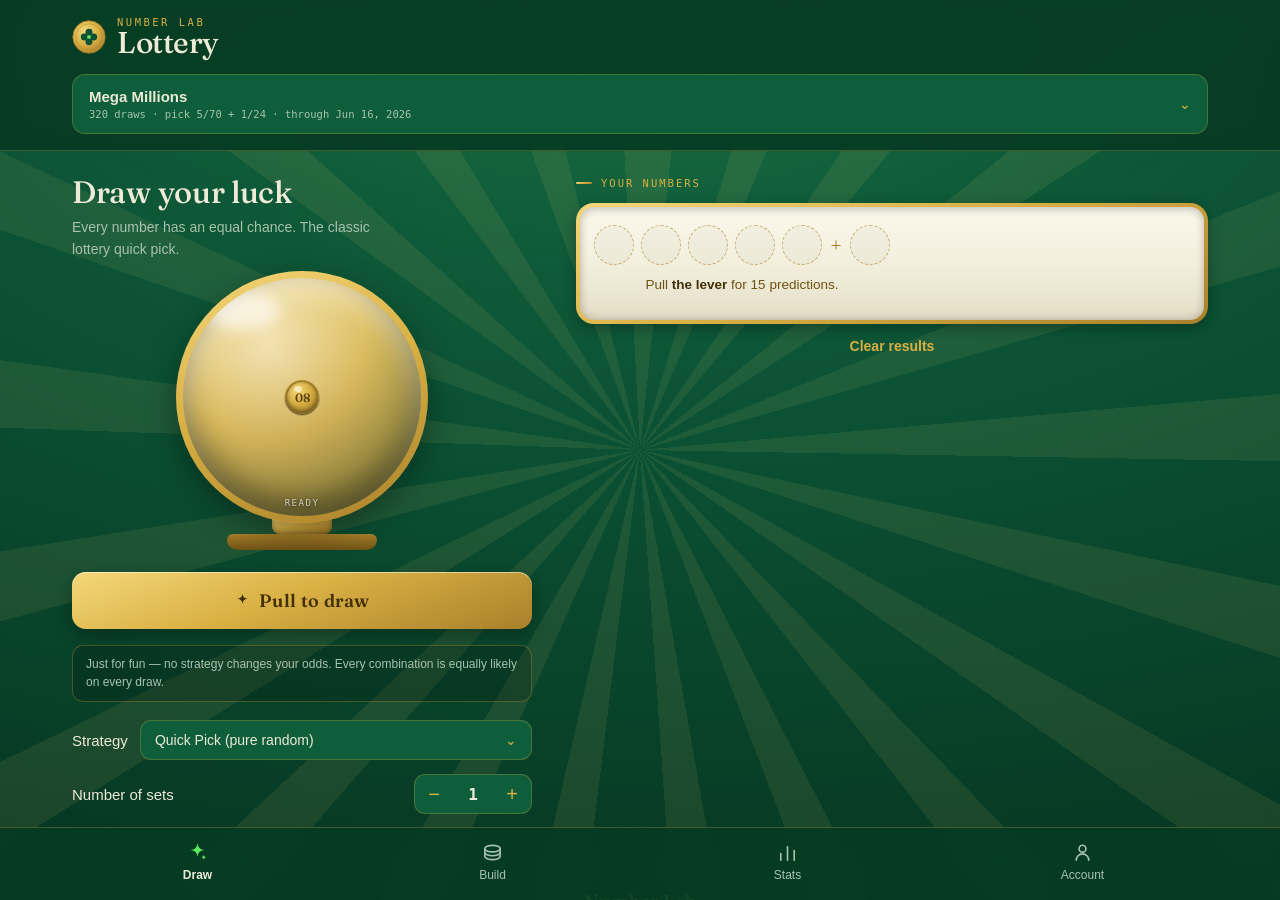
<file: index.html>
<!DOCTYPE html>
<html lang="en">
  <head>
    <!-- Google tag (gtag.js) -->
    <script async src="https://www.googletagmanager.com/gtag/js?id=G-6CYKFJFLZ0"></script>
    <script>
      window.dataLayer = window.dataLayer || [];
      function gtag(){dataLayer.push(arguments);}
      gtag('js', new Date());

      gtag('config', 'G-6CYKFJFLZ0');
    </script>
    <meta charset="UTF-8" />
    <meta
      name="viewport"
      content="width=device-width, initial-scale=1.0, viewport-fit=cover"
    />

    <title>Georgia Lottery Number Generator (Mega Millions) | Number Lab</title>
    <meta
      name="description"
      content="Free Georgia Mega Millions number generator. Pull the lever for a quick pick or smart set, then reveal Number Lab's 15 model predictions. Based on real past winning numbers."
    />
    <meta
      name="keywords"
      content="Georgia Lottery, Mega Millions, lottery number generator, quick pick, lucky numbers, predictions"
    />
    <meta name="robots" content="index, follow, max-image-preview:large" />
    <meta name="author" content="Number Lab" />
    <link rel="canonical" href="https://lottery.artivicolab.com/" />

    <meta name="geo.region" content="US-GA" />
    <meta name="geo.placename" content="Georgia" />

    <meta property="og:type" content="website" />
    <meta property="og:site_name" content="Number Lab" />
    <meta property="og:title" content="Georgia Lottery Number Generator (Mega Millions)" />
    <meta
      property="og:description"
      content="Pull the lever for a Georgia Mega Millions quick pick, then reveal Number Lab's 15 model predictions."
    />
    <meta property="og:locale" content="en_US" />
    <meta property="og:url" content="https://lottery.artivicolab.com/" />
    <meta property="og:image" content="https://lottery.artivicolab.com/og-image.png" />
    <meta property="og:image:width" content="1200" />
    <meta property="og:image:height" content="630" />
    <meta property="og:image:alt" content="Number Lab — Georgia Lottery number generator" />

    <meta name="twitter:card" content="summary_large_image" />
    <meta name="twitter:title" content="Georgia Lottery Number Generator (Mega Millions)" />
    <meta
      name="twitter:description"
      content="Quick-pick Georgia Mega Millions numbers, then reveal Number Lab's 15 predictions."
    />
    <meta name="twitter:image" content="https://lottery.artivicolab.com/og-image.png" />

    <meta name="apple-mobile-web-app-capable" content="yes" />
    <meta name="apple-mobile-web-app-title" content="Number Lab" />
    <meta name="theme-color" content="#073A24" />

    <link rel="preconnect" href="https://fonts.googleapis.com" />
    <link rel="preconnect" href="https://fonts.gstatic.com" crossorigin />
    <link
      href="https://fonts.googleapis.com/css2?family=Fraunces:opsz,wght@9..144,400;9..144,500;9..144,600&display=swap"
      rel="stylesheet"
    />
    <link rel="stylesheet" href="styles.css" />

    <link rel="manifest" href="/manifest.json" />
    <link rel="shortcut icon" href="/favicon.ico" />
    <link rel="icon" type="image/png" sizes="32x32" href="/favicon-32x32.png" />
    <link rel="icon" type="image/png" sizes="96x96" href="/favicon-96x96.png" />
    <link rel="icon" type="image/png" sizes="16x16" href="/favicon-16x16.png" />
    <link rel="apple-touch-icon" sizes="180x180" href="/apple-icon-180x180.png" />
    <link rel="apple-touch-icon" sizes="152x152" href="/apple-icon-152x152.png" />
    <link rel="apple-touch-icon" sizes="120x120" href="/apple-icon-120x120.png" />
    <meta name="msapplication-TileColor" content="#073A24" />
    <meta name="msapplication-TileImage" content="/ms-icon-144x144.png" />

    <script type="application/ld+json">
      {
        "@context": "https://schema.org",
        "@type": "WebApplication",
        "name": "Number Lab — Georgia Lottery Number Generator",
        "url": "https://lottery.artivicolab.com/",
        "image": "https://lottery.artivicolab.com/og-image.png",
        "applicationCategory": "UtilitiesApplication",
        "operatingSystem": "Any (web browser)",
        "browserRequirements": "Requires JavaScript",
        "description": "Free Georgia Lottery number generator and Mega Millions statistics tool.",
        "inLanguage": "en-US",
        "datePublished": "2026-06-18",
        "dateModified": "2026-06-19",
        "isAccessibleForFree": true,
        "offers": { "@type": "Offer", "price": "0", "priceCurrency": "USD" },
        "publisher": {
          "@type": "Organization",
          "name": "Artivico Lab",
          "url": "https://artivicolab.com"
        }
      }
    </script>
  </head>
  <body>
    <div class="app">
      <header class="topbar">
        <div class="topbar-inner">
          <a class="brand" href="/">
            <svg class="brand-logo" viewBox="0 0 40 40" aria-hidden="true">
              <defs>
                <radialGradient id="cg" cx="38%" cy="32%" r="75%">
                  <stop offset="0%" stop-color="#F4D77A" />
                  <stop offset="55%" stop-color="#D9B043" />
                  <stop offset="100%" stop-color="#A9802A" />
                </radialGradient>
              </defs>
              <circle cx="20" cy="20" r="19" fill="url(#cg)" stroke="#A9802A" stroke-width="1" />
              <circle cx="20" cy="20" r="15.5" fill="none" stroke="#A9802A" stroke-width="0.8" opacity="0.6" />
              <g fill="#0B5234">
                <circle cx="20" cy="14.5" r="4.1" />
                <circle cx="14.5" cy="20" r="4.1" />
                <circle cx="25.5" cy="20" r="4.1" />
                <circle cx="20" cy="25.5" r="4.1" />
                <rect x="19.2" y="20" width="1.6" height="7" rx="0.8" transform="rotate(-20 20 23)" />
              </g>
              <circle cx="20" cy="20" r="2.2" fill="#5DE85F" opacity="0.9" />
            </svg>
            <div>
              <div class="brand-eyebrow">NUMBER LAB</div>
              <span class="brand-title">Lottery</span>
            </div>
          </a>

          <div class="game-card">
            <div class="game-card-text">
              <select id="game" class="game-select" aria-label="Select lottery game"></select>
              <div id="gameInfo" class="game-sub"></div>
            </div>
            <span class="chev" aria-hidden="true">⌄</span>
          </div>
        </div>
      </header>

      <main class="scroll">
        <p class="sr-only">
          Number Lab is a free Georgia Lottery number generator. Pull the lever
          for a Mega Millions quick pick, choose a strategy, and reveal Number
          Lab's 15 model predictions based on real past winning numbers.
        </p>

        <section class="view" data-view="generate">
          <div class="draw-grid">
            <div class="draw-left">
              <h1 class="title">Draw your luck</h1>
              <p class="lede" id="strategyDesc"></p>

              <div class="machine" id="machine">
                <div class="globe-wrap">
                  <div class="globe-ring"></div>
                  <div class="globe">
                    <div class="globe-balls" id="globeBalls"></div>
                    <div class="globe-glare"></div>
                  </div>
                  <div class="globe-status" id="machineStatus">READY</div>
                </div>
                <div class="machine-neck"></div>
                <div class="machine-base"></div>
              </div>

              <button id="generate" class="lever">
                <svg viewBox="0 0 24 24" aria-hidden="true">
                  <path d="M12 2c.6 4.8 2.6 6.8 7.4 7.4C14.6 10 12.6 12 12 16.8 11.4 12 9.4 10 4.6 9.4 9.4 8.8 11.4 6.8 12 2Z" />
                </svg>
                <span class="lever-label">Pull to draw</span>
              </button>

              <p class="fairness-note" role="note">
                Just for fun — no strategy changes your odds. Every combination
                is equally likely on every draw.
              </p>

              <div class="options">
                <div class="row-between">
                  <span class="row-label" id="strategyLabel">Strategy</span>
                  <div class="select-field">
                    <select id="strategy" aria-labelledby="strategyLabel"></select>
                    <span class="chev" aria-hidden="true">⌄</span>
                  </div>
                </div>
                <div class="row-between">
                  <span class="row-label">Number of sets</span>
                  <div class="stepper">
                    <button type="button" class="stepper-btn" data-step="-1" aria-label="Fewer sets">−</button>
                    <span class="stepper-value" id="setsValue" role="status" aria-live="polite" aria-label="Number of sets">1</span>
                    <button type="button" class="stepper-btn" data-step="1" aria-label="More sets">+</button>
                    <input type="hidden" id="sets" value="1" />
                  </div>
                </div>
              </div>
            </div>

            <div class="draw-right">
              <div class="rule"></div>
              <div class="eyebrow">Your numbers</div>
              <div class="reel">
                <div class="reel-inner">
                  <div id="results" class="results"></div>
                  <div id="resultsMeta" class="results-meta"></div>
                </div>
              </div>
              <button id="clear" class="text-btn center">Clear results</button>

              <div id="ourReveal" class="our-reveal" hidden>
                <button id="ourStar" class="our-star" aria-expanded="false" aria-controls="ourPredictions">
                  <span class="star-glyph" aria-hidden="true">
                    <svg viewBox="0 0 24 24">
                      <path d="M12 2.2l2.9 6.26 6.86.72-5.12 4.6 1.43 6.74L12 17.7l-6 3.62 1.43-6.74L2.3 9.18l6.86-.72z" />
                    </svg>
                  </span>
                  <span class="our-star-label" id="ourStarLabel">
                    Reveal Number Lab's 15 predictions
                  </span>
                </button>
                <div id="ourPredictions" class="our-predictions" hidden></div>
              </div>
            </div>
          </div>
        </section>

        <footer class="site-footer">
          <div class="footer-brand">Number Lab</div>
          <p class="footer-text">
            For entertainment only. Past results never influence future draws —
            every number has the same odds every time, and no strategy or
            prediction can change them. Play responsibly. You must be of legal
            age to play the lottery.
          </p>
          <p class="footer-text">
            Independent project — not affiliated with, endorsed by, or sponsored
            by the Georgia Lottery Corporation or Mega Millions. Winning numbers
            are sourced from public records and may be delayed; always confirm
            with official sources before claiming any prize.
          </p>
          <p class="footer-text footer-help">
            Have a gambling problem? Call
            <a href="tel:18004262537">1-800-GAMBLER</a> (confidential, 24/7).
          </p>
          <p class="footer-contact">
            <a href="mailto:artivicolab@gmail.com">Contact</a>
          </p>
          <p class="footer-built">
            Built by
            <a href="https://artivicolab.com" target="_blank" rel="noopener">artivicolab.com</a>
          </p>
          <p class="footer-copy">
            © <span id="footerYear">2026</span> Number Lab · Georgia Lottery tools
          </p>
        </footer>
      </main>

      <button id="navHandle" class="nav-handle" aria-label="Show or hide the header">
        <svg class="nav-handle-glyph" viewBox="0 0 24 24" aria-hidden="true">
          <path d="M6 9l6 6 6-6" />
        </svg>
      </button>
      <nav class="tab-bar" aria-label="Primary">
        <div class="tab-bar-inner">
          <a class="tab active" data-target="generate" href="/" aria-current="page">
            <svg class="tab-glyph" viewBox="0 0 24 24" aria-hidden="true"><path d="M12 2c.6 4.8 2.6 6.8 7.4 7.4C14.6 10 12.6 12 12 16.8 11.4 12 9.4 10 4.6 9.4 9.4 8.8 11.4 6.8 12 2Z" /><path d="M18.5 14c.25 1.9 1 2.65 2.9 2.9-1.9.25-2.65 1-2.9 2.9-.25-1.9-1-2.65-2.9-2.9 1.9-.25 2.65-1 2.9-2.9Z" /></svg>
            <span class="tab-label">Draw</span>
          </a>
          <a class="tab" data-target="build" href="/build.html">
            <svg class="tab-glyph stroke" viewBox="0 0 24 24" aria-hidden="true"><ellipse cx="12" cy="8" rx="8" ry="3.4" /><path d="M4 8v4c0 1.9 3.6 3.4 8 3.4s8-1.5 8-3.4V8" /><path d="M4 12v4c0 1.9 3.6 3.4 8 3.4s8-1.5 8-3.4v-4" /></svg>
            <span class="tab-label">Build</span>
          </a>
          <a class="tab" data-target="stats" href="/stats.html">
            <svg class="tab-glyph stroke tab-stats" viewBox="0 0 24 24" aria-hidden="true"><line class="bar bar1" x1="5" y1="20" x2="5" y2="13" /><line class="bar bar2" x1="12" y1="20" x2="12" y2="6" /><line class="bar bar3" x1="19" y1="20" x2="19" y2="10" /></svg>
            <span class="tab-label">Stats</span>
          </a>
          <a class="tab" data-target="account" href="/account.html">
            <svg class="tab-glyph stroke" viewBox="0 0 24 24" aria-hidden="true"><circle cx="12" cy="8" r="3.6" /><path d="M5.5 20a6.5 6.5 0 0 1 13 0" /></svg>
            <span class="tab-label">Account</span>
          </a>
        </div>
      </nav>
    </div>

    <script src="data.js"></script>
    <script src="app.js"></script>
  </body>
</html>
</file>
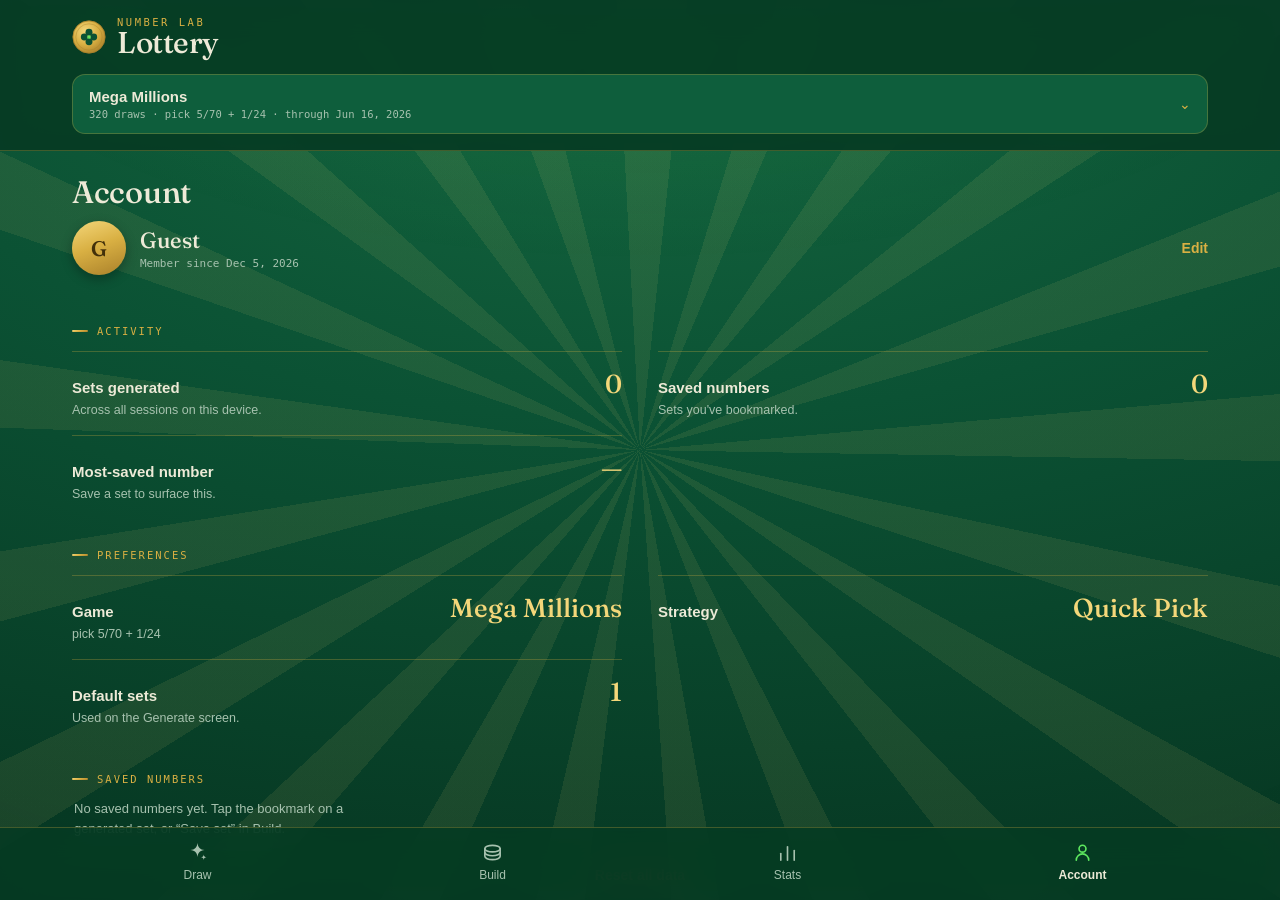
<file: account.html>
<!DOCTYPE html>
<html lang="en">
  <head>
    <!-- Google tag (gtag.js) -->
    <script async src="https://www.googletagmanager.com/gtag/js?id=G-6CYKFJFLZ0"></script>
    <script>
      window.dataLayer = window.dataLayer || [];
      function gtag(){dataLayer.push(arguments);}
      gtag('js', new Date());

      gtag('config', 'G-6CYKFJFLZ0');
    </script>
    <meta charset="UTF-8" />
    <meta
      name="viewport"
      content="width=device-width, initial-scale=1.0, viewport-fit=cover"
    />

    <title>Your Saved Numbers — Account | Number Lab</title>
    <meta
      name="description"
      content="Your saved Georgia Mega Millions sets, preferences and activity — stored privately on your device."
    />
    <meta name="robots" content="noindex, follow" />
    <meta name="author" content="Number Lab" />
    <link rel="canonical" href="https://lottery.artivicolab.com/account.html" />

    <meta property="og:type" content="website" />
    <meta property="og:site_name" content="Number Lab" />
    <meta property="og:title" content="Your Saved Numbers — Account" />
    <meta property="og:description" content="Your saved lottery sets and preferences, stored on your device." />
    <meta property="og:locale" content="en_US" />
    <meta property="og:url" content="https://lottery.artivicolab.com/account.html" />
    <meta property="og:image" content="https://lottery.artivicolab.com/og-image.png" />

    <meta name="apple-mobile-web-app-capable" content="yes" />
    <meta name="apple-mobile-web-app-title" content="Number Lab" />
    <meta name="theme-color" content="#073A24" />

    <link rel="preconnect" href="https://fonts.googleapis.com" />
    <link rel="preconnect" href="https://fonts.gstatic.com" crossorigin />
    <link
      href="https://fonts.googleapis.com/css2?family=Fraunces:opsz,wght@9..144,400;9..144,500;9..144,600&display=swap"
      rel="stylesheet"
    />
    <link rel="stylesheet" href="styles.css" />

    <link rel="manifest" href="/manifest.json" />
    <link rel="shortcut icon" href="/favicon.ico" />
    <link rel="icon" type="image/png" sizes="32x32" href="/favicon-32x32.png" />
    <link rel="icon" type="image/png" sizes="96x96" href="/favicon-96x96.png" />
    <link rel="icon" type="image/png" sizes="16x16" href="/favicon-16x16.png" />
    <link rel="apple-touch-icon" sizes="180x180" href="/apple-icon-180x180.png" />
    <link rel="apple-touch-icon" sizes="152x152" href="/apple-icon-152x152.png" />
    <link rel="apple-touch-icon" sizes="120x120" href="/apple-icon-120x120.png" />
    <meta name="msapplication-TileColor" content="#073A24" />
    <meta name="msapplication-TileImage" content="/ms-icon-144x144.png" />
  </head>
  <body>
    <div class="app">
      <header class="topbar">
        <div class="topbar-inner">
          <a class="brand" href="/">
            <svg class="brand-logo" viewBox="0 0 40 40" aria-hidden="true">
              <defs>
                <radialGradient id="cg" cx="38%" cy="32%" r="75%">
                  <stop offset="0%" stop-color="#F4D77A" />
                  <stop offset="55%" stop-color="#D9B043" />
                  <stop offset="100%" stop-color="#A9802A" />
                </radialGradient>
              </defs>
              <circle cx="20" cy="20" r="19" fill="url(#cg)" stroke="#A9802A" stroke-width="1" />
              <circle cx="20" cy="20" r="15.5" fill="none" stroke="#A9802A" stroke-width="0.8" opacity="0.6" />
              <g fill="#0B5234">
                <circle cx="20" cy="14.5" r="4.1" />
                <circle cx="14.5" cy="20" r="4.1" />
                <circle cx="25.5" cy="20" r="4.1" />
                <circle cx="20" cy="25.5" r="4.1" />
                <rect x="19.2" y="20" width="1.6" height="7" rx="0.8" transform="rotate(-20 20 23)" />
              </g>
              <circle cx="20" cy="20" r="2.2" fill="#5DE85F" opacity="0.9" />
            </svg>
            <div>
              <div class="brand-eyebrow">NUMBER LAB</div>
              <span class="brand-title">Lottery</span>
            </div>
          </a>

          <div class="game-card">
            <div class="game-card-text">
              <select id="game" class="game-select" aria-label="Select lottery game"></select>
              <div id="gameInfo" class="game-sub"></div>
            </div>
            <span class="chev" aria-hidden="true">⌄</span>
          </div>
        </div>
      </header>

      <main class="scroll">
        <section class="view" data-view="account">
          <h1 class="title">Account</h1>

          <div class="profile">
            <div class="avatar" id="avatar">G</div>
            <div class="profile-text">
              <div class="profile-name" id="profileName">Guest</div>
              <div class="profile-sub" id="profileSince"></div>
            </div>
            <button id="editName" class="text-btn">Edit</button>
          </div>

          <div class="eyebrow stats-eyebrow">Activity</div>
          <div id="accountFigures"></div>

          <div class="eyebrow stats-eyebrow">Preferences</div>
          <div id="accountPrefs"></div>

          <div class="eyebrow stats-eyebrow">Saved numbers</div>
          <div id="savedList" class="saved-list"></div>

          <button id="resetData" class="text-btn center danger">
            Reset all data
          </button>
        </section>

        <footer class="site-footer">
          <div class="footer-brand">Number Lab</div>
          <p class="footer-text">
            For entertainment only. Past results never influence future draws —
            every number has the same odds every time, and no strategy or
            prediction can change them. Play responsibly. You must be of legal
            age to play the lottery.
          </p>
          <p class="footer-text">
            Independent project — not affiliated with, endorsed by, or sponsored
            by the Georgia Lottery Corporation or Mega Millions. Winning numbers
            are sourced from public records and may be delayed; always confirm
            with official sources before claiming any prize.
          </p>
          <p class="footer-text footer-help">
            Have a gambling problem? Call
            <a href="tel:18004262537">1-800-GAMBLER</a> (confidential, 24/7).
          </p>
          <p class="footer-contact">
            <a href="mailto:artivicolab@gmail.com">Contact</a>
          </p>
          <p class="footer-built">
            Built by
            <a href="https://artivicolab.com" target="_blank" rel="noopener">artivicolab.com</a>
          </p>
          <p class="footer-copy">
            © <span id="footerYear">2026</span> Number Lab · Georgia Lottery tools
          </p>
        </footer>
      </main>

      <button id="navHandle" class="nav-handle" aria-label="Show or hide the header">
        <svg class="nav-handle-glyph" viewBox="0 0 24 24" aria-hidden="true">
          <path d="M6 9l6 6 6-6" />
        </svg>
      </button>
      <nav class="tab-bar" aria-label="Primary">
        <div class="tab-bar-inner">
          <a class="tab" data-target="generate" href="/">
            <svg class="tab-glyph" viewBox="0 0 24 24" aria-hidden="true"><path d="M12 2c.6 4.8 2.6 6.8 7.4 7.4C14.6 10 12.6 12 12 16.8 11.4 12 9.4 10 4.6 9.4 9.4 8.8 11.4 6.8 12 2Z" /><path d="M18.5 14c.25 1.9 1 2.65 2.9 2.9-1.9.25-2.65 1-2.9 2.9-.25-1.9-1-2.65-2.9-2.9 1.9-.25 2.65-1 2.9-2.9Z" /></svg>
            <span class="tab-label">Draw</span>
          </a>
          <a class="tab" data-target="build" href="/build.html">
            <svg class="tab-glyph stroke" viewBox="0 0 24 24" aria-hidden="true"><ellipse cx="12" cy="8" rx="8" ry="3.4" /><path d="M4 8v4c0 1.9 3.6 3.4 8 3.4s8-1.5 8-3.4V8" /><path d="M4 12v4c0 1.9 3.6 3.4 8 3.4s8-1.5 8-3.4v-4" /></svg>
            <span class="tab-label">Build</span>
          </a>
          <a class="tab" data-target="stats" href="/stats.html">
            <svg class="tab-glyph stroke tab-stats" viewBox="0 0 24 24" aria-hidden="true"><line class="bar bar1" x1="5" y1="20" x2="5" y2="13" /><line class="bar bar2" x1="12" y1="20" x2="12" y2="6" /><line class="bar bar3" x1="19" y1="20" x2="19" y2="10" /></svg>
            <span class="tab-label">Stats</span>
          </a>
          <a class="tab active" data-target="account" href="/account.html" aria-current="page">
            <svg class="tab-glyph stroke" viewBox="0 0 24 24" aria-hidden="true"><circle cx="12" cy="8" r="3.6" /><path d="M5.5 20a6.5 6.5 0 0 1 13 0" /></svg>
            <span class="tab-label">Account</span>
          </a>
        </div>
      </nav>
    </div>

    <script src="data.js"></script>
    <script src="app.js"></script>
  </body>
</html>
</file>
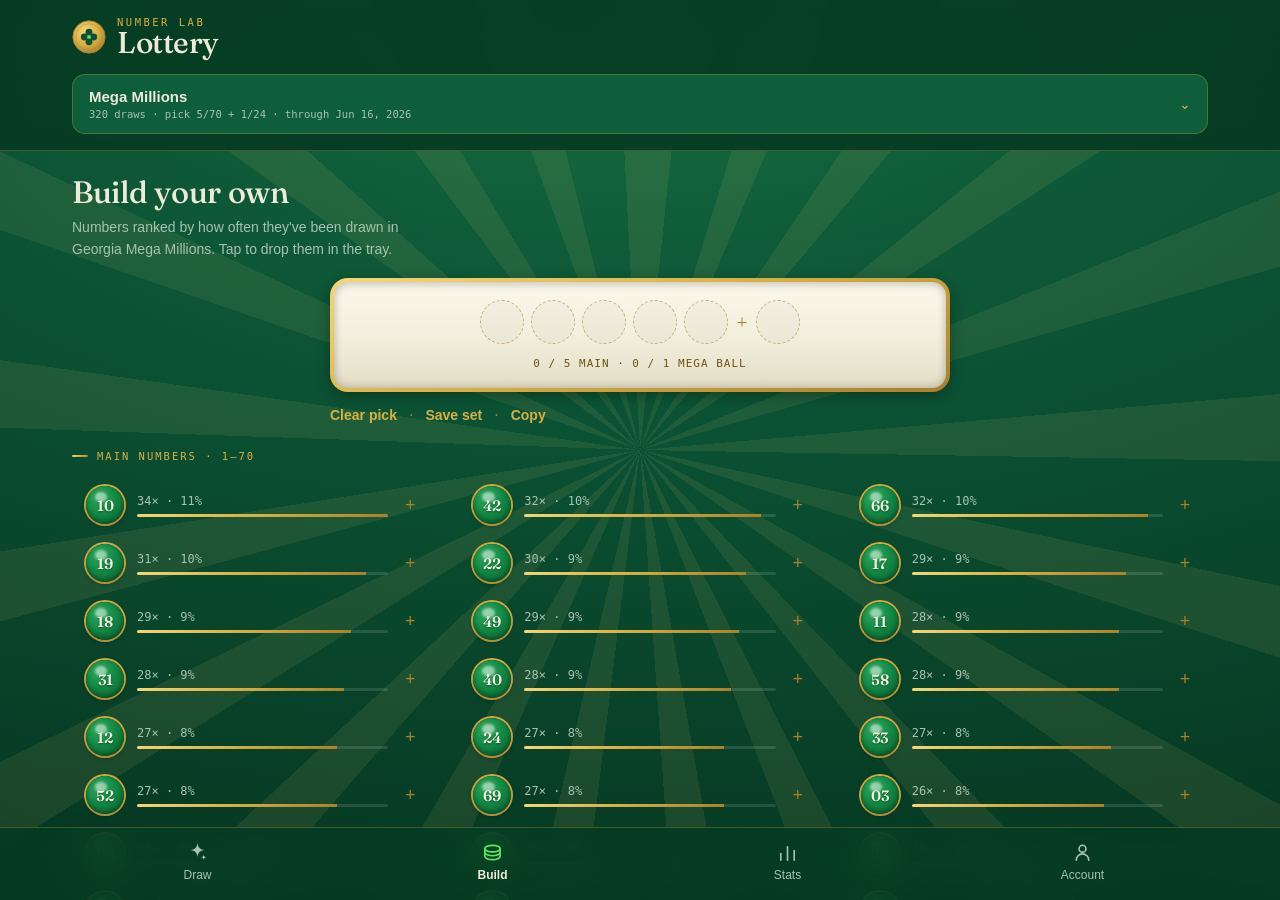
<file: build.html>
<!DOCTYPE html>
<html lang="en">
  <head>
    <!-- Google tag (gtag.js) -->
    <script async src="https://www.googletagmanager.com/gtag/js?id=G-6CYKFJFLZ0"></script>
    <script>
      window.dataLayer = window.dataLayer || [];
      function gtag(){dataLayer.push(arguments);}
      gtag('js', new Date());

      gtag('config', 'G-6CYKFJFLZ0');
    </script>
    <meta charset="UTF-8" />
    <meta
      name="viewport"
      content="width=device-width, initial-scale=1.0, viewport-fit=cover"
    />

    <title>Build Your Own Lottery Numbers — Hot &amp; Cold | Number Lab</title>
    <meta
      name="description"
      content="Build your own Georgia Mega Millions set. See how often each number has been drawn — hot, cold, and never-drawn — and tap to assemble your ticket."
    />
    <meta
      name="keywords"
      content="hot and cold lottery numbers, most drawn Mega Millions numbers, frequency, build lottery numbers, Georgia Lottery"
    />
    <meta name="robots" content="index, follow, max-image-preview:large" />
    <meta name="author" content="Number Lab" />
    <link rel="canonical" href="https://lottery.artivicolab.com/build.html" />

    <meta name="geo.region" content="US-GA" />
    <meta name="geo.placename" content="Georgia" />

    <meta property="og:type" content="website" />
    <meta property="og:site_name" content="Number Lab" />
    <meta property="og:title" content="Build Your Own Lottery Numbers — Hot &amp; Cold" />
    <meta
      property="og:description"
      content="See how often each Georgia Mega Millions number has been drawn and build your own set."
    />
    <meta property="og:locale" content="en_US" />
    <meta property="og:url" content="https://lottery.artivicolab.com/build.html" />
    <meta property="og:image" content="https://lottery.artivicolab.com/og-image.png" />
    <meta property="og:image:width" content="1200" />
    <meta property="og:image:height" content="630" />
    <meta property="og:image:alt" content="Number Lab — build your own lottery numbers" />

    <meta name="twitter:card" content="summary_large_image" />
    <meta name="twitter:title" content="Build Your Own Lottery Numbers — Hot &amp; Cold" />
    <meta
      name="twitter:description"
      content="See how often each Georgia Mega Millions number has been drawn and build your own set."
    />
    <meta name="twitter:image" content="https://lottery.artivicolab.com/og-image.png" />

    <meta name="apple-mobile-web-app-capable" content="yes" />
    <meta name="apple-mobile-web-app-title" content="Number Lab" />
    <meta name="theme-color" content="#073A24" />

    <link rel="preconnect" href="https://fonts.googleapis.com" />
    <link rel="preconnect" href="https://fonts.gstatic.com" crossorigin />
    <link
      href="https://fonts.googleapis.com/css2?family=Fraunces:opsz,wght@9..144,400;9..144,500;9..144,600&display=swap"
      rel="stylesheet"
    />
    <link rel="stylesheet" href="styles.css" />

    <link rel="manifest" href="/manifest.json" />
    <link rel="shortcut icon" href="/favicon.ico" />
    <link rel="icon" type="image/png" sizes="32x32" href="/favicon-32x32.png" />
    <link rel="icon" type="image/png" sizes="96x96" href="/favicon-96x96.png" />
    <link rel="icon" type="image/png" sizes="16x16" href="/favicon-16x16.png" />
    <link rel="apple-touch-icon" sizes="180x180" href="/apple-icon-180x180.png" />
    <link rel="apple-touch-icon" sizes="152x152" href="/apple-icon-152x152.png" />
    <link rel="apple-touch-icon" sizes="120x120" href="/apple-icon-120x120.png" />
    <meta name="msapplication-TileColor" content="#073A24" />
    <meta name="msapplication-TileImage" content="/ms-icon-144x144.png" />

    <script type="application/ld+json">
      {
        "@context": "https://schema.org",
        "@type": "BreadcrumbList",
        "itemListElement": [
          { "@type": "ListItem", "position": 1, "name": "Home", "item": "https://lottery.artivicolab.com/" },
          { "@type": "ListItem", "position": 2, "name": "Build", "item": "https://lottery.artivicolab.com/build.html" }
        ]
      }
    </script>
  </head>
  <body>
    <div class="app">
      <header class="topbar">
        <div class="topbar-inner">
          <a class="brand" href="/">
            <svg class="brand-logo" viewBox="0 0 40 40" aria-hidden="true">
              <defs>
                <radialGradient id="cg" cx="38%" cy="32%" r="75%">
                  <stop offset="0%" stop-color="#F4D77A" />
                  <stop offset="55%" stop-color="#D9B043" />
                  <stop offset="100%" stop-color="#A9802A" />
                </radialGradient>
              </defs>
              <circle cx="20" cy="20" r="19" fill="url(#cg)" stroke="#A9802A" stroke-width="1" />
              <circle cx="20" cy="20" r="15.5" fill="none" stroke="#A9802A" stroke-width="0.8" opacity="0.6" />
              <g fill="#0B5234">
                <circle cx="20" cy="14.5" r="4.1" />
                <circle cx="14.5" cy="20" r="4.1" />
                <circle cx="25.5" cy="20" r="4.1" />
                <circle cx="20" cy="25.5" r="4.1" />
                <rect x="19.2" y="20" width="1.6" height="7" rx="0.8" transform="rotate(-20 20 23)" />
              </g>
              <circle cx="20" cy="20" r="2.2" fill="#5DE85F" opacity="0.9" />
            </svg>
            <div>
              <div class="brand-eyebrow">NUMBER LAB</div>
              <span class="brand-title">Lottery</span>
            </div>
          </a>

          <div class="game-card">
            <div class="game-card-text">
              <select id="game" class="game-select" aria-label="Select lottery game"></select>
              <div id="gameInfo" class="game-sub"></div>
            </div>
            <span class="chev" aria-hidden="true">⌄</span>
          </div>
        </div>
      </header>

      <main class="scroll">
        <section class="view" data-view="build">
          <h1 class="title">Build your own</h1>
          <p class="lede">
            Numbers ranked by how often they've been drawn in Georgia Mega
            Millions. Tap to drop them in the tray.
          </p>

          <div class="reel">
            <div class="reel-inner">
              <div id="yourCombo" class="your-combo"></div>
              <div id="comboCount" class="combo-count"></div>
            </div>
          </div>

          <div class="builder-actions">
            <button id="builderClear" class="text-btn">Clear pick</button>
            <span class="dot-sep">·</span>
            <button id="builderSave" class="text-btn">Save set</button>
            <span class="dot-sep">·</span>
            <button id="builderCopy" class="text-btn">Copy</button>
          </div>

          <div id="freqMainTitle" class="eyebrow">Main numbers</div>
          <div id="freqMain" class="num-list"></div>

          <div id="freqSpecialTitle" class="eyebrow">Special</div>
          <div id="freqSpecial" class="num-list"></div>
        </section>

        <footer class="site-footer">
          <div class="footer-brand">Number Lab</div>
          <p class="footer-text">
            For entertainment only. Past results never influence future draws —
            every number has the same odds every time, and no strategy or
            prediction can change them. Play responsibly. You must be of legal
            age to play the lottery.
          </p>
          <p class="footer-text">
            Independent project — not affiliated with, endorsed by, or sponsored
            by the Georgia Lottery Corporation or Mega Millions. Winning numbers
            are sourced from public records and may be delayed; always confirm
            with official sources before claiming any prize.
          </p>
          <p class="footer-text footer-help">
            Have a gambling problem? Call
            <a href="tel:18004262537">1-800-GAMBLER</a> (confidential, 24/7).
          </p>
          <p class="footer-contact">
            <a href="mailto:artivicolab@gmail.com">Contact</a>
          </p>
          <p class="footer-built">
            Built by
            <a href="https://artivicolab.com" target="_blank" rel="noopener">artivicolab.com</a>
          </p>
          <p class="footer-copy">
            © <span id="footerYear">2026</span> Number Lab · Georgia Lottery tools
          </p>
        </footer>
      </main>

      <button id="navHandle" class="nav-handle" aria-label="Show or hide the header">
        <svg class="nav-handle-glyph" viewBox="0 0 24 24" aria-hidden="true">
          <path d="M6 9l6 6 6-6" />
        </svg>
      </button>
      <nav class="tab-bar" aria-label="Primary">
        <div class="tab-bar-inner">
          <a class="tab" data-target="generate" href="/">
            <svg class="tab-glyph" viewBox="0 0 24 24" aria-hidden="true"><path d="M12 2c.6 4.8 2.6 6.8 7.4 7.4C14.6 10 12.6 12 12 16.8 11.4 12 9.4 10 4.6 9.4 9.4 8.8 11.4 6.8 12 2Z" /><path d="M18.5 14c.25 1.9 1 2.65 2.9 2.9-1.9.25-2.65 1-2.9 2.9-.25-1.9-1-2.65-2.9-2.9 1.9-.25 2.65-1 2.9-2.9Z" /></svg>
            <span class="tab-label">Draw</span>
          </a>
          <a class="tab active" data-target="build" href="/build.html" aria-current="page">
            <svg class="tab-glyph stroke" viewBox="0 0 24 24" aria-hidden="true"><ellipse cx="12" cy="8" rx="8" ry="3.4" /><path d="M4 8v4c0 1.9 3.6 3.4 8 3.4s8-1.5 8-3.4V8" /><path d="M4 12v4c0 1.9 3.6 3.4 8 3.4s8-1.5 8-3.4v-4" /></svg>
            <span class="tab-label">Build</span>
          </a>
          <a class="tab" data-target="stats" href="/stats.html">
            <svg class="tab-glyph stroke tab-stats" viewBox="0 0 24 24" aria-hidden="true"><line class="bar bar1" x1="5" y1="20" x2="5" y2="13" /><line class="bar bar2" x1="12" y1="20" x2="12" y2="6" /><line class="bar bar3" x1="19" y1="20" x2="19" y2="10" /></svg>
            <span class="tab-label">Stats</span>
          </a>
          <a class="tab" data-target="account" href="/account.html">
            <svg class="tab-glyph stroke" viewBox="0 0 24 24" aria-hidden="true"><circle cx="12" cy="8" r="3.6" /><path d="M5.5 20a6.5 6.5 0 0 1 13 0" /></svg>
            <span class="tab-label">Account</span>
          </a>
        </div>
      </nav>
    </div>

    <script src="data.js"></script>
    <script src="app.js"></script>
  </body>
</html>
</file>
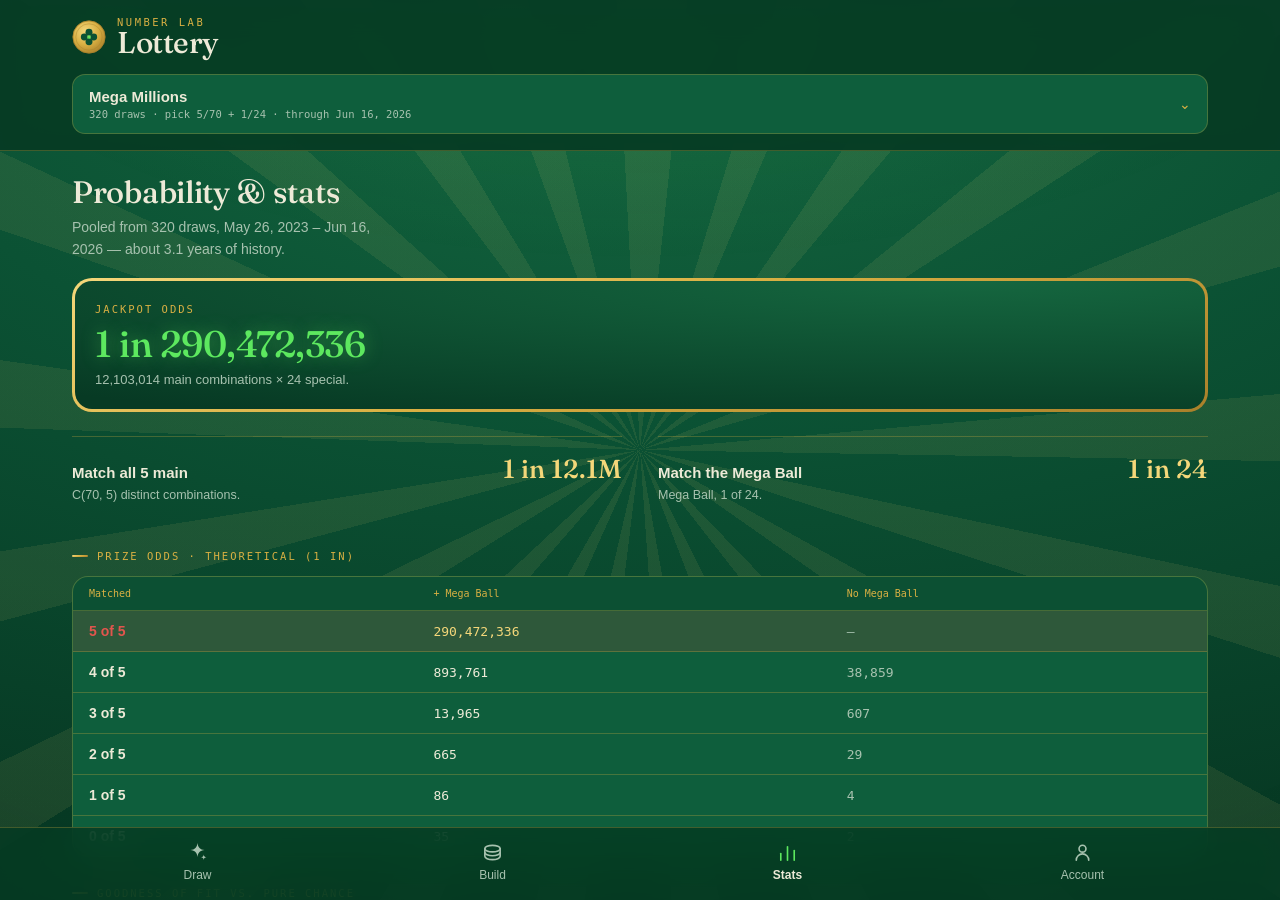
<file: stats.html>
<!DOCTYPE html>
<html lang="en">
  <head>
    <!-- Google tag (gtag.js) -->
    <script async src="https://www.googletagmanager.com/gtag/js?id=G-6CYKFJFLZ0"></script>
    <script>
      window.dataLayer = window.dataLayer || [];
      function gtag(){dataLayer.push(arguments);}
      gtag('js', new Date());

      gtag('config', 'G-6CYKFJFLZ0');
    </script>
    <meta charset="UTF-8" />
    <meta
      name="viewport"
      content="width=device-width, initial-scale=1.0, viewport-fit=cover"
    />

    <title>Mega Millions Odds &amp; Statistics (Georgia) | Number Lab</title>
    <meta
      name="description"
      content="Real Georgia Mega Millions statistics: jackpot odds, prize-tier probabilities, hot &amp; cold numbers, Pearson χ², and draw distribution from past winning numbers."
    />
    <meta
      name="keywords"
      content="Mega Millions odds, jackpot odds, lottery probability, Georgia Lottery statistics, prize tiers, hot cold numbers"
    />
    <meta name="robots" content="index, follow, max-image-preview:large" />
    <meta name="author" content="Number Lab" />
    <link rel="canonical" href="https://lottery.artivicolab.com/stats.html" />

    <meta name="geo.region" content="US-GA" />
    <meta name="geo.placename" content="Georgia" />

    <meta property="og:type" content="website" />
    <meta property="og:site_name" content="Number Lab" />
    <meta property="og:title" content="Mega Millions Odds &amp; Statistics (Georgia)" />
    <meta
      property="og:description"
      content="Jackpot odds, prize-tier probabilities, hot/cold numbers and draw stats from real Georgia Mega Millions draws."
    />
    <meta property="og:locale" content="en_US" />
    <meta property="og:url" content="https://lottery.artivicolab.com/stats.html" />
    <meta property="og:image" content="https://lottery.artivicolab.com/og-image.png" />
    <meta property="og:image:width" content="1200" />
    <meta property="og:image:height" content="630" />
    <meta property="og:image:alt" content="Number Lab — Mega Millions odds and statistics" />

    <meta name="twitter:card" content="summary_large_image" />
    <meta name="twitter:title" content="Mega Millions Odds &amp; Statistics (Georgia)" />
    <meta
      name="twitter:description"
      content="Jackpot odds, prize-tier probabilities and draw stats from real Georgia Mega Millions draws."
    />
    <meta name="twitter:image" content="https://lottery.artivicolab.com/og-image.png" />

    <meta name="apple-mobile-web-app-capable" content="yes" />
    <meta name="apple-mobile-web-app-title" content="Number Lab" />
    <meta name="theme-color" content="#073A24" />

    <link rel="preconnect" href="https://fonts.googleapis.com" />
    <link rel="preconnect" href="https://fonts.gstatic.com" crossorigin />
    <link
      href="https://fonts.googleapis.com/css2?family=Fraunces:opsz,wght@9..144,400;9..144,500;9..144,600&display=swap"
      rel="stylesheet"
    />
    <link rel="stylesheet" href="styles.css" />

    <link rel="manifest" href="/manifest.json" />
    <link rel="shortcut icon" href="/favicon.ico" />
    <link rel="icon" type="image/png" sizes="32x32" href="/favicon-32x32.png" />
    <link rel="icon" type="image/png" sizes="96x96" href="/favicon-96x96.png" />
    <link rel="icon" type="image/png" sizes="16x16" href="/favicon-16x16.png" />
    <link rel="apple-touch-icon" sizes="180x180" href="/apple-icon-180x180.png" />
    <link rel="apple-touch-icon" sizes="152x152" href="/apple-icon-152x152.png" />
    <link rel="apple-touch-icon" sizes="120x120" href="/apple-icon-120x120.png" />
    <meta name="msapplication-TileColor" content="#073A24" />
    <meta name="msapplication-TileImage" content="/ms-icon-144x144.png" />

    <script type="application/ld+json">
      {
        "@context": "https://schema.org",
        "@type": "BreadcrumbList",
        "itemListElement": [
          { "@type": "ListItem", "position": 1, "name": "Home", "item": "https://lottery.artivicolab.com/" },
          { "@type": "ListItem", "position": 2, "name": "Stats", "item": "https://lottery.artivicolab.com/stats.html" }
        ]
      }
    </script>
  </head>
  <body>
    <div class="app">
      <header class="topbar">
        <div class="topbar-inner">
          <a class="brand" href="/">
            <svg class="brand-logo" viewBox="0 0 40 40" aria-hidden="true">
              <defs>
                <radialGradient id="cg" cx="38%" cy="32%" r="75%">
                  <stop offset="0%" stop-color="#F4D77A" />
                  <stop offset="55%" stop-color="#D9B043" />
                  <stop offset="100%" stop-color="#A9802A" />
                </radialGradient>
              </defs>
              <circle cx="20" cy="20" r="19" fill="url(#cg)" stroke="#A9802A" stroke-width="1" />
              <circle cx="20" cy="20" r="15.5" fill="none" stroke="#A9802A" stroke-width="0.8" opacity="0.6" />
              <g fill="#0B5234">
                <circle cx="20" cy="14.5" r="4.1" />
                <circle cx="14.5" cy="20" r="4.1" />
                <circle cx="25.5" cy="20" r="4.1" />
                <circle cx="20" cy="25.5" r="4.1" />
                <rect x="19.2" y="20" width="1.6" height="7" rx="0.8" transform="rotate(-20 20 23)" />
              </g>
              <circle cx="20" cy="20" r="2.2" fill="#5DE85F" opacity="0.9" />
            </svg>
            <div>
              <div class="brand-eyebrow">NUMBER LAB</div>
              <span class="brand-title">Lottery</span>
            </div>
          </a>

          <div class="game-card">
            <div class="game-card-text">
              <select id="game" class="game-select" aria-label="Select lottery game"></select>
              <div id="gameInfo" class="game-sub"></div>
            </div>
            <span class="chev" aria-hidden="true">⌄</span>
          </div>
        </div>
      </header>

      <main class="scroll">
        <section class="view" data-view="stats">
          <h1 class="title">Probability &amp; stats</h1>
          <p id="dataWindow" class="lede"></p>

          <div class="hero-odds">
            <div class="hero-inner" id="statsHero"></div>
          </div>

          <div id="statFigures"></div>

          <div class="eyebrow stats-eyebrow">Prize odds · theoretical (1 in)</div>
          <div id="oddsTable" class="odds-card"></div>

          <div class="eyebrow stats-eyebrow">Goodness of fit vs. pure chance</div>
          <div id="fitStats"></div>

          <div class="eyebrow stats-eyebrow">Draw distribution</div>
          <div id="distStats"></div>
        </section>

        <footer class="site-footer">
          <div class="footer-brand">Number Lab</div>
          <p class="footer-text">
            For entertainment only. Past results never influence future draws —
            every number has the same odds every time, and no strategy or
            prediction can change them. Play responsibly. You must be of legal
            age to play the lottery.
          </p>
          <p class="footer-text">
            Independent project — not affiliated with, endorsed by, or sponsored
            by the Georgia Lottery Corporation or Mega Millions. Winning numbers
            are sourced from public records and may be delayed; always confirm
            with official sources before claiming any prize.
          </p>
          <p class="footer-text footer-help">
            Have a gambling problem? Call
            <a href="tel:18004262537">1-800-GAMBLER</a> (confidential, 24/7).
          </p>
          <p class="footer-contact">
            <a href="mailto:artivicolab@gmail.com">Contact</a>
          </p>
          <p class="footer-built">
            Built by
            <a href="https://artivicolab.com" target="_blank" rel="noopener">artivicolab.com</a>
          </p>
          <p class="footer-copy">
            © <span id="footerYear">2026</span> Number Lab · Georgia Lottery tools
          </p>
        </footer>
      </main>

      <button id="navHandle" class="nav-handle" aria-label="Show or hide the header">
        <svg class="nav-handle-glyph" viewBox="0 0 24 24" aria-hidden="true">
          <path d="M6 9l6 6 6-6" />
        </svg>
      </button>
      <nav class="tab-bar" aria-label="Primary">
        <div class="tab-bar-inner">
          <a class="tab" data-target="generate" href="/">
            <svg class="tab-glyph" viewBox="0 0 24 24" aria-hidden="true"><path d="M12 2c.6 4.8 2.6 6.8 7.4 7.4C14.6 10 12.6 12 12 16.8 11.4 12 9.4 10 4.6 9.4 9.4 8.8 11.4 6.8 12 2Z" /><path d="M18.5 14c.25 1.9 1 2.65 2.9 2.9-1.9.25-2.65 1-2.9 2.9-.25-1.9-1-2.65-2.9-2.9 1.9-.25 2.65-1 2.9-2.9Z" /></svg>
            <span class="tab-label">Draw</span>
          </a>
          <a class="tab" data-target="build" href="/build.html">
            <svg class="tab-glyph stroke" viewBox="0 0 24 24" aria-hidden="true"><ellipse cx="12" cy="8" rx="8" ry="3.4" /><path d="M4 8v4c0 1.9 3.6 3.4 8 3.4s8-1.5 8-3.4V8" /><path d="M4 12v4c0 1.9 3.6 3.4 8 3.4s8-1.5 8-3.4v-4" /></svg>
            <span class="tab-label">Build</span>
          </a>
          <a class="tab active" data-target="stats" href="/stats.html" aria-current="page">
            <svg class="tab-glyph stroke tab-stats" viewBox="0 0 24 24" aria-hidden="true"><line class="bar bar1" x1="5" y1="20" x2="5" y2="13" /><line class="bar bar2" x1="12" y1="20" x2="12" y2="6" /><line class="bar bar3" x1="19" y1="20" x2="19" y2="10" /></svg>
            <span class="tab-label">Stats</span>
          </a>
          <a class="tab" data-target="account" href="/account.html">
            <svg class="tab-glyph stroke" viewBox="0 0 24 24" aria-hidden="true"><circle cx="12" cy="8" r="3.6" /><path d="M5.5 20a6.5 6.5 0 0 1 13 0" /></svg>
            <span class="tab-label">Account</span>
          </a>
        </div>
      </nav>
    </div>

    <script src="data.js"></script>
    <script src="app.js"></script>
  </body>
</html>
</file>
<file: styles.css>
/* ============================================================
   Number Lab — green-felt casino with gold foil & neon.
   ============================================================ */
:root {
  --felt: #0b5234;
  --felt-hi: #15663f;
  --felt-dk: #073a24;
  --panel: #0e5e3c;
  --cream: #f3efdd;
  --gold: #d9b043;
  --gold-hi: #f4d77a;
  --gold-dk: #a9802a;
  --neon: #5de85f;
  --text: #edead7;
  --sage: #a7c2af; /* lightened for contrast on felt */
  --cream-ink: #6e5215; /* readable brown for text on cream */
  --red: #e2554d;
  --line: rgba(217, 176, 67, 0.28);
  --gold-foil: linear-gradient(160deg, #f4d77a 0%, #d9b043 46%, #a9802a 100%);

  --serif: "Fraunces", Georgia, serif;
  --sans: -apple-system, BlinkMacSystemFont, "Inter", "Helvetica Neue",
    sans-serif;
  --mono: "SF Mono", ui-monospace, Menlo, monospace;

  --content: 480px;
  --tabbar-h: 76px;
}

* {
  box-sizing: border-box;
  margin: 0;
  padding: 0;
  -webkit-tap-highlight-color: transparent;
}

html,
body {
  height: 100%;
}

body {
  font-family: var(--sans);
  color: var(--text);
  background: radial-gradient(
      130% 90% at 50% 6%,
      var(--felt-hi) 0%,
      var(--felt) 45%,
      var(--felt-dk) 100%
    )
    fixed;
  -webkit-font-smoothing: antialiased;
}

button {
  font-family: inherit;
}
button:focus-visible,
select:focus-visible,
a:focus-visible {
  outline: 2px solid var(--neon);
  outline-offset: 2px;
  border-radius: 6px;
}

/* visually hidden but available to screen readers */
.sr-only {
  position: absolute;
  width: 1px;
  height: 1px;
  padding: 0;
  margin: -1px;
  overflow: hidden;
  clip: rect(0, 0, 0, 0);
  white-space: nowrap;
  border: 0;
}

.fairness-note {
  font-family: var(--sans);
  font-size: 12px;
  line-height: 1.45;
  color: var(--sage);
  background: rgba(0, 0, 0, 0.16);
  border: 1px solid var(--line);
  border-radius: 11px;
  padding: 10px 13px;
  margin-top: 16px;
}

.scroll::-webkit-scrollbar {
  display: none;
}
.scroll {
  -ms-overflow-style: none;
  scrollbar-width: none;
}

/* ---------- Shell ---------- */
.app {
  position: relative;
  z-index: 1;
  width: 100%;
  height: 100dvh;
  overflow: hidden;
  display: flex;
  flex-direction: column;
}

/* Animated gold rays — full-screen, slowly rotating behind everything. */
body::before {
  content: "";
  position: fixed;
  top: 50%;
  left: 50%;
  width: 230vmax;
  height: 230vmax;
  transform: translate(-50%, -50%);
  pointer-events: none;
  z-index: 0;
  background: repeating-conic-gradient(
    from 0deg at 50% 50%,
    rgba(244, 215, 122, 0.085) 0deg,
    rgba(244, 215, 122, 0.085) 6deg,
    rgba(244, 215, 122, 0) 6deg,
    rgba(244, 215, 122, 0) 17deg
  );
  animation: raySpin 120s linear infinite;
}

@keyframes raySpin {
  to {
    transform: translate(-50%, -50%) rotate(360deg);
  }
}

/* Glow at top + vignette at edges so content stays readable. */
body::after {
  content: "";
  position: fixed;
  inset: 0;
  pointer-events: none;
  z-index: 0;
  background: radial-gradient(
      120% 75% at 50% -8%,
      rgba(93, 232, 95, 0.07),
      transparent 50%
    ),
    radial-gradient(
      150% 105% at 50% 45%,
      transparent 52%,
      rgba(3, 26, 17, 0.6) 100%
    );
}

/* ---------- Header ---------- */
.topbar {
  position: fixed;
  top: 0;
  left: 0;
  right: 0;
  z-index: 25;
  background: rgba(7, 58, 36, 0.92);
  backdrop-filter: saturate(180%) blur(18px);
  -webkit-backdrop-filter: saturate(180%) blur(18px);
  border-bottom: 1px solid var(--line);
  /* GPU transform slide — no layout thrash, no scroll feedback */
  transition: transform 0.34s cubic-bezier(0.4, 0, 0.2, 1);
  will-change: transform;
}

/* Collapsed: the header slides up out of view. */
.app.nav-collapsed .topbar {
  transform: translateY(-100%);
}

/* Bottom-center handle — appears only once the header is fully gone. */
.nav-handle {
  position: fixed;
  left: 50%;
  bottom: calc(var(--tabbar-h) + env(safe-area-inset-bottom) + 12px);
  z-index: 31;
  width: 56px;
  height: 26px;
  border: 1px solid var(--line);
  border-radius: 999px;
  background: rgba(7, 58, 36, 0.92);
  backdrop-filter: saturate(180%) blur(14px);
  -webkit-backdrop-filter: saturate(180%) blur(14px);
  box-shadow: 0 4px 14px rgba(0, 0, 0, 0.4);
  display: flex;
  align-items: center;
  justify-content: center;
  cursor: pointer;
  /* hidden by default */
  opacity: 0;
  pointer-events: none;
  transform: translateX(-50%) translateY(10px);
  transition: opacity 0.28s ease, transform 0.28s ease;
}

/* shown only when the nav is collapsed — wait for the header to clear first */
.app.nav-collapsed .nav-handle {
  opacity: 1;
  pointer-events: auto;
  transform: translateX(-50%) translateY(0);
  transition: opacity 0.28s ease 0.4s, transform 0.28s ease 0.4s;
}
.app.nav-collapsed .nav-handle:active {
  transform: translateX(-50%) scale(0.92);
}

.nav-handle-glyph {
  width: 18px;
  height: 18px;
  fill: none;
  stroke: var(--gold);
  stroke-width: 2.2;
  stroke-linecap: round;
  stroke-linejoin: round;
}

.topbar-inner {
  max-width: var(--content);
  margin: 0 auto;
  padding: 16px 22px;
  padding-top: calc(16px + env(safe-area-inset-top));
}

.brand {
  display: flex;
  align-items: center;
  gap: 11px;
  text-decoration: none;
  color: inherit;
}

.brand-logo {
  width: 34px;
  height: 34px;
  flex-shrink: 0;
}

.brand-eyebrow {
  font-family: var(--mono);
  font-size: 10.5px;
  letter-spacing: 2.5px;
  color: var(--gold);
}

.brand-title {
  font-family: var(--serif);
  font-size: 30px;
  font-weight: 500;
  color: var(--text);
  letter-spacing: -0.5px;
  line-height: 1;
  margin-top: 1px;
}

.game-card {
  position: relative;
  width: 100%;
  margin-top: 16px;
  background: var(--panel);
  border: 1px solid var(--line);
  border-radius: 13px;
  padding: 13px 16px;
  display: flex;
  justify-content: space-between;
  align-items: center;
}

.game-card-text {
  flex: 1;
  min-width: 0;
}

.game-select {
  width: 100%;
  appearance: none;
  -webkit-appearance: none;
  border: none;
  background: transparent;
  font-family: var(--sans);
  font-size: 15px;
  font-weight: 600;
  color: var(--text);
  outline: none;
  cursor: pointer;
}
.game-select option {
  color: #111;
}

.game-sub {
  font-family: var(--mono);
  font-size: 10.5px;
  color: var(--sage);
  margin-top: 2px;
}

.chev {
  color: var(--gold);
  font-size: 14px;
  pointer-events: none;
  flex-shrink: 0;
  margin-left: 10px;
}

/* ---------- Scroll & views ---------- */
.scroll {
  flex: 1;
  overflow-y: auto;
  -webkit-overflow-scrolling: touch;
  position: relative;
  z-index: 1;
  padding-top: var(--topbar-h, 128px);
  padding-bottom: calc(var(--tabbar-h) + env(safe-area-inset-bottom));
}

.view {
  max-width: var(--content);
  margin: 0 auto;
  padding: 22px 22px;
  animation: viewIn 0.28s ease;
}
@keyframes viewIn {
  from {
    opacity: 0;
    transform: translateY(6px);
  }
  to {
    opacity: 1;
    transform: translateY(0);
  }
}

.title {
  font-family: var(--serif);
  font-size: 31px;
  font-weight: 500;
  color: var(--text);
  letter-spacing: -0.3px;
  margin-bottom: 6px;
}

.lede {
  font-family: var(--sans);
  font-size: 14px;
  color: var(--sage);
  line-height: 1.55;
  margin-bottom: 18px;
  max-width: 42ch;
}
.lede.small {
  font-size: 13px;
  margin: 11px 2px 0;
}

.rule {
  height: 1px;
  background: var(--line);
  margin: 22px 0 18px;
}

/* ---------- Eyebrow ---------- */
.eyebrow {
  display: flex;
  align-items: center;
  gap: 9px;
  margin-bottom: 14px;
  font-family: var(--mono);
  font-size: 10.5px;
  letter-spacing: 2px;
  color: var(--gold);
  text-transform: uppercase;
}
.eyebrow::before {
  content: "";
  width: 16px;
  height: 2px;
  border-radius: 2px;
  background: var(--gold-foil);
  flex-shrink: 0;
}
.stats-eyebrow {
  margin-top: 30px;
}

/* ---------- Balls ---------- */
.ball {
  position: relative;
  width: 44px;
  height: 44px;
  border-radius: 50%;
  flex-shrink: 0;
  display: flex;
  align-items: center;
  justify-content: center;
  box-shadow: inset 0 -2px 5px rgba(0, 0, 0, 0.35),
    0 2px 5px rgba(0, 0, 0, 0.3), 0 0 0 2px var(--gold);
}

.ball.main {
  background: radial-gradient(circle at 34% 28%, #2fa85e, #128a45 45%, #0a5c2e);
}
.ball.special {
  background: radial-gradient(
    circle at 34% 28%,
    var(--gold-hi),
    var(--gold) 45%,
    var(--gold-dk)
  );
  box-shadow: inset 0 -2px 5px rgba(0, 0, 0, 0.35),
    0 2px 5px rgba(0, 0, 0, 0.3), 0 0 0 2px var(--gold-dk);
}

.ball::before {
  content: "";
  position: absolute;
  top: 15%;
  left: 24%;
  width: 32%;
  height: 26%;
  border-radius: 50%;
  background: rgba(255, 255, 255, 0.5);
  filter: blur(1.2px);
}

.ball-num {
  position: relative;
  z-index: 1;
  font-family: var(--serif);
  font-weight: 600;
  font-size: 17px;
  color: var(--cream);
  text-shadow: 0 1px 2px rgba(0, 0, 0, 0.4);
}
.ball.special .ball-num {
  color: #5a3f0e;
  text-shadow: none;
}

.ball.slot {
  background: rgba(0, 0, 0, 0.04);
  border: 1.5px dashed var(--gold-dk);
  opacity: 0.6;
  box-shadow: none;
}
.ball.slot::before {
  display: none;
}

.combo-plus {
  font-family: var(--serif);
  font-size: 22px;
  color: var(--gold-dk);
  margin: 0 1px;
}

/* ---------- Reel window (gold-framed cream) ---------- */
.reel {
  padding: 4px;
  border-radius: 18px;
  background: var(--gold-foil);
  box-shadow: 0 4px 14px rgba(0, 0, 0, 0.3);
}
.reel-inner {
  background: linear-gradient(180deg, #fbf8ec, var(--cream) 50%, #e4dec6);
  border-radius: 14px;
  padding: 18px 14px;
  box-shadow: inset 0 3px 8px rgba(0, 0, 0, 0.18),
    inset 0 -3px 8px rgba(0, 0, 0, 0.1);
}

/* ---------- Ball machine ---------- */
.machine {
  display: flex;
  flex-direction: column;
  align-items: center;
  margin: 6px 0 22px;
}

.globe-wrap {
  position: relative;
  width: 238px;
  height: 238px;
  max-width: 72vw;
  aspect-ratio: 1;
}

.globe-ring {
  position: absolute;
  inset: -7px;
  border-radius: 50%;
  background: var(--gold-foil);
  box-shadow: 0 10px 30px rgba(0, 0, 0, 0.35);
}

.globe {
  position: absolute;
  inset: 0;
  border-radius: 50%;
  overflow: hidden;
  background: radial-gradient(
    circle at 36% 28%,
    rgba(255, 255, 255, 0.55),
    rgba(220, 240, 228, 0.16) 42%,
    rgba(7, 58, 36, 0.5) 100%
  );
  box-shadow: inset 0 -14px 30px rgba(0, 0, 0, 0.4),
    inset 0 14px 26px rgba(255, 255, 255, 0.45);
}

.globe-balls {
  position: absolute;
  inset: 0;
}

.mball {
  position: absolute;
  top: 50%;
  left: 50%;
  width: 30px;
  height: 30px;
  margin: -15px 0 0 -15px;
  border-radius: 50%;
  display: flex;
  align-items: center;
  justify-content: center;
  font-family: var(--serif);
  font-weight: 600;
  font-size: 12px;
  animation-timing-function: ease-in-out;
  animation-iteration-count: infinite;
}
.mball::before {
  content: "";
  position: absolute;
  top: 4px;
  left: 7px;
  width: 8px;
  height: 6px;
  border-radius: 50%;
  background: rgba(255, 255, 255, 0.5);
}
.mball.main {
  background: radial-gradient(circle at 34% 28%, #2fa85e, #128a45 45%, #0a5c2e);
  color: var(--cream);
  box-shadow: inset 0 -1.5px 4px rgba(0, 0, 0, 0.4),
    0 1px 3px rgba(0, 0, 0, 0.4), 0 0 0 1.5px var(--gold);
}
.mball.mega {
  background: radial-gradient(
    circle at 34% 28%,
    var(--gold-hi),
    var(--gold) 45%,
    var(--gold-dk)
  );
  color: #5a3f0e;
  box-shadow: inset 0 -1.5px 4px rgba(0, 0, 0, 0.4),
    0 1px 3px rgba(0, 0, 0, 0.4), 0 0 0 1.5px var(--gold-dk);
}

.machine.spinning .mball {
  animation-duration: 0.85s !important;
}

.globe-glare {
  position: absolute;
  top: 14px;
  left: 24px;
  width: 74px;
  height: 38px;
  border-radius: 50%;
  background: rgba(255, 255, 255, 0.6);
  filter: blur(7px);
  pointer-events: none;
}

.globe-status {
  position: absolute;
  bottom: 8px;
  left: 50%;
  transform: translateX(-50%);
  font-family: var(--mono);
  font-size: 9px;
  letter-spacing: 1.5px;
  color: rgba(255, 255, 255, 0.7);
  text-shadow: 0 1px 3px rgba(0, 0, 0, 0.5);
}
.machine.spinning .globe-status {
  color: var(--neon);
}

.machine-neck {
  width: 60px;
  height: 20px;
  background: var(--gold-foil);
  border-radius: 0 0 8px 8px;
  margin-top: -2px;
  box-shadow: inset 0 -2px 4px rgba(0, 0, 0, 0.3);
}
.machine-base {
  width: 150px;
  height: 16px;
  background: linear-gradient(180deg, var(--gold-dk), #6e5215);
  border-radius: 6px 6px 10px 10px;
}

@keyframes tumbleA {
  0% { transform: translate(0, 0) rotate(0); }
  25% { transform: translate(-48px, -34px) rotate(90deg); }
  50% { transform: translate(40px, 30px) rotate(180deg); }
  75% { transform: translate(-22px, 46px) rotate(270deg); }
  100% { transform: translate(0, 0) rotate(360deg); }
}
@keyframes tumbleB {
  0% { transform: translate(0, 0) rotate(0); }
  25% { transform: translate(46px, -28px) rotate(-80deg); }
  50% { transform: translate(-40px, 36px) rotate(-170deg); }
  75% { transform: translate(30px, 44px) rotate(-250deg); }
  100% { transform: translate(0, 0) rotate(-360deg); }
}
@keyframes tumbleC {
  0% { transform: translate(0, 0) rotate(0); }
  20% { transform: translate(-30px, 40px) rotate(70deg); }
  45% { transform: translate(44px, -22px) rotate(160deg); }
  70% { transform: translate(-46px, -30px) rotate(250deg); }
  100% { transform: translate(0, 0) rotate(360deg); }
}
@keyframes tumbleD {
  0% { transform: translate(0, 0) rotate(0); }
  30% { transform: translate(36px, 38px) rotate(-100deg); }
  55% { transform: translate(-44px, -20px) rotate(-200deg); }
  80% { transform: translate(24px, -44px) rotate(-300deg); }
  100% { transform: translate(0, 0) rotate(-360deg); }
}
@keyframes tumbleE {
  0% { transform: translate(0, 0) rotate(0); }
  25% { transform: translate(-40px, -40px) rotate(120deg); }
  50% { transform: translate(46px, 18px) rotate(200deg); }
  75% { transform: translate(-18px, 46px) rotate(300deg); }
  100% { transform: translate(0, 0) rotate(360deg); }
}
@keyframes tumbleF {
  0% { transform: translate(0, 0) rotate(0); }
  22% { transform: translate(42px, 34px) rotate(-90deg); }
  48% { transform: translate(-46px, 24px) rotate(-180deg); }
  74% { transform: translate(20px, -46px) rotate(-280deg); }
  100% { transform: translate(0, 0) rotate(-360deg); }
}

/* ---------- Lever button ---------- */
.lever {
  width: 100%;
  background: var(--gold-foil);
  color: #42300a;
  border: none;
  border-radius: 14px;
  padding: 17px;
  cursor: pointer;
  font-family: var(--serif);
  font-weight: 600;
  font-size: 18px;
  letter-spacing: 0.3px;
  box-shadow: 0 6px 18px rgba(0, 0, 0, 0.3),
    inset 0 1px 0 rgba(255, 255, 255, 0.5);
  display: flex;
  align-items: center;
  justify-content: center;
  gap: 8px;
  transition: transform 0.08s ease, filter 0.15s ease;
}
.lever:active {
  transform: scale(0.99);
  filter: brightness(1.05);
}
.lever.busy {
  opacity: 0.85;
  cursor: default;
}
.lever svg {
  width: 17px;
  height: 17px;
  fill: #42300a;
}

/* options row */
.options {
  display: grid;
  gap: 14px;
  margin-top: 18px;
}
.row-between {
  display: flex;
  justify-content: space-between;
  align-items: center;
  gap: 12px;
}
.row-label {
  font-family: var(--sans);
  font-size: 15px;
  font-weight: 500;
  color: var(--text);
}

.select-field {
  position: relative;
  flex: 1;
  background: var(--panel);
  border: 1px solid var(--line);
  border-radius: 11px;
}
.select-field select {
  width: 100%;
  appearance: none;
  -webkit-appearance: none;
  border: none;
  background: transparent;
  font-family: var(--sans);
  font-size: 14px;
  font-weight: 500;
  color: var(--text);
  padding: 11px 36px 11px 14px;
  cursor: pointer;
  outline: none;
}
.select-field select option {
  color: #111;
}
.select-field .chev {
  position: absolute;
  right: 14px;
  top: 50%;
  transform: translateY(-50%);
  margin: 0;
  color: var(--gold);
}

.stepper {
  display: flex;
  align-items: center;
  border: 1px solid var(--line);
  border-radius: 11px;
  overflow: hidden;
  background: var(--panel);
}
.stepper-btn {
  width: 38px;
  height: 38px;
  border: none;
  background: transparent;
  font-family: var(--sans);
  font-size: 20px;
  color: var(--gold);
  cursor: pointer;
}
.stepper-btn:active {
  background: rgba(0, 0, 0, 0.15);
}
.stepper-value {
  font-family: var(--mono);
  font-size: 16px;
  font-weight: 600;
  width: 40px;
  text-align: center;
  color: var(--text);
}

.pill-static {
  font-family: var(--mono);
  font-size: 13px;
  font-weight: 600;
  color: var(--gold-hi);
  background: rgba(0, 0, 0, 0.18);
  border: 1px solid var(--line);
  border-radius: 11px;
  padding: 8px 14px;
}

.text-btn {
  background: none;
  border: none;
  color: var(--gold);
  font-family: var(--sans);
  font-size: 14px;
  font-weight: 600;
  cursor: pointer;
  padding: 0;
}
.text-btn:active {
  opacity: 0.6;
}
.text-btn.center {
  display: block;
  margin: 14px auto 0;
}
.text-btn.danger {
  color: var(--red);
  margin-top: 28px;
}

/* ---------- Results ---------- */
.results-meta {
  font-family: var(--mono);
  font-size: 10.5px;
  letter-spacing: 1px;
  color: var(--cream-ink);
  text-align: center;
  margin-top: 10px;
}

.results {
  display: grid;
  gap: 8px;
}

.ticket {
  display: flex;
  align-items: center;
  gap: 10px;
  padding: 6px 4px;
}
.ticket-index {
  font-family: var(--mono);
  font-size: 11px;
  color: var(--gold-dk);
  width: 22px;
  flex-shrink: 0;
}
.balls {
  display: flex;
  flex-wrap: wrap;
  gap: 7px;
  align-items: center;
  justify-content: center;
  flex: 1;
}
.ticket .ball {
  width: 40px;
  height: 40px;
}
.ticket .ball-num {
  font-size: 15px;
}

.results .ball {
  animation: popIn 0.5s cubic-bezier(0.2, 1.4, 0.4, 1) backwards;
}
.results.no-anim .ball {
  animation: none !important;
}
@keyframes popIn {
  0% {
    transform: scale(0.2) translateY(-10px);
    opacity: 0;
  }
  60% {
    transform: scale(1.16) translateY(0);
    opacity: 1;
  }
  100% {
    transform: scale(1);
  }
}

.empty-state {
  text-align: center;
}
.empty-slots {
  display: flex;
  gap: 7px;
  justify-content: center;
  align-items: center;
  margin-bottom: 12px;
}
.empty-slots .ball {
  width: 40px;
  height: 40px;
}
.empty-state p {
  font-family: var(--sans);
  font-size: 13.5px;
  color: var(--cream-ink);
}
.empty-state b {
  color: #42300a;
}

.save-set {
  flex-shrink: 0;
}
.icon-btn {
  background: none;
  border: none;
  cursor: pointer;
  display: flex;
  align-items: center;
  justify-content: center;
  padding: 4px;
  min-width: 36px;
  min-height: 36px;
}
.save-set svg {
  width: 18px;
  height: 18px;
  fill: none;
  stroke: var(--gold-dk);
  stroke-width: 1.6;
  stroke-linejoin: round;
  transition: fill 0.15s ease, stroke 0.15s ease, transform 0.15s ease;
}
.save-set:active svg {
  transform: scale(0.85);
}
.save-set.done svg {
  fill: var(--neon);
  stroke: var(--neon);
}

/* ---------- Number Lab's predictions (star reveal) ---------- */
.our-reveal {
  margin-top: 22px;
  text-align: center;
  animation: fadeUp 0.4s ease;
}
@keyframes fadeUp {
  from { opacity: 0; transform: translateY(8px); }
  to { opacity: 1; transform: translateY(0); }
}

.our-star {
  display: inline-flex;
  align-items: center;
  gap: 10px;
  background: rgba(0, 0, 0, 0.2);
  border: 1px solid var(--gold);
  border-radius: 999px;
  padding: 11px 20px;
  cursor: pointer;
  color: var(--gold-hi);
  font-family: var(--sans);
  font-weight: 600;
  font-size: 14px;
  box-shadow: 0 0 0 0 rgba(244, 215, 122, 0.5);
  animation: starHalo 2.4s ease-in-out infinite;
}
@keyframes starHalo {
  0%, 100% { box-shadow: 0 0 0 0 rgba(244, 215, 122, 0); }
  50% { box-shadow: 0 0 18px 1px rgba(244, 215, 122, 0.35); }
}
.our-star:active {
  transform: scale(0.97);
}

.star-glyph {
  width: 24px;
  height: 24px;
  display: block;
  flex-shrink: 0;
}
.star-glyph svg {
  width: 100%;
  height: 100%;
  display: block;
  fill: var(--gold-hi);
  transform-origin: center;
  filter: drop-shadow(0 0 4px rgba(244, 215, 122, 0.7));
  animation: starTwinkle 1.8s ease-in-out infinite;
}
@keyframes starTwinkle {
  0%, 100% {
    transform: scale(1) rotate(0deg);
    fill: var(--gold-hi);
    filter: drop-shadow(0 0 4px rgba(244, 215, 122, 0.6));
  }
  50% {
    transform: scale(1.28) rotate(20deg);
    fill: var(--neon);
    filter: drop-shadow(0 0 10px rgba(93, 232, 95, 0.9));
  }
}

.our-predictions {
  margin-top: 16px;
  animation: fadeUp 0.35s ease;
}
.our-head {
  font-family: var(--mono);
  font-size: 10.5px;
  letter-spacing: 1px;
  text-transform: uppercase;
  color: var(--gold);
  text-align: center;
  margin-bottom: 12px;
}

/* ---------- Build ---------- */
.combo-count {
  text-align: center;
  margin-top: 13px;
  font-family: var(--mono);
  font-size: 11px;
  letter-spacing: 1px;
  color: var(--cream-ink);
}
.your-combo {
  display: flex;
  align-items: center;
  gap: 7px;
  justify-content: center;
  flex-wrap: wrap;
}
.your-combo.flash {
  animation: shake 0.3s ease;
}
@keyframes shake {
  0%, 100% { transform: translateX(0); }
  25% { transform: translateX(-5px); }
  75% { transform: translateX(5px); }
}

.builder-actions {
  display: flex;
  gap: 12px;
  align-items: center;
  margin: 14px 2px 26px;
}
.dot-sep {
  color: var(--gold-dk);
}

.num-list {
  margin-bottom: 6px;
}
.num-row {
  width: 100%;
  background: transparent;
  border: 1px solid transparent;
  border-radius: 14px;
  padding: 9px 13px;
  display: flex;
  align-items: center;
  gap: 13px;
  cursor: pointer;
  text-align: left;
  transition: background 0.14s ease, border-color 0.14s ease;
}
.num-row.selected {
  background: rgba(93, 232, 95, 0.12);
  border-color: rgba(93, 232, 95, 0.5);
}
.num-row.never {
  opacity: 0.42;
}
.num-row .ball {
  width: 38px;
  height: 38px;
}
.num-row .ball-num {
  font-size: 15px;
}
.num-row-body {
  flex: 1;
  min-width: 0;
}
.num-row-meta {
  font-family: var(--mono);
  font-size: 12px;
  color: var(--sage);
  margin-bottom: 6px;
}
.num-row-track {
  height: 3px;
  background: rgba(255, 255, 255, 0.12);
  border-radius: 2px;
  overflow: hidden;
}
.num-row-fill {
  height: 100%;
  background: var(--gold-foil);
}
.num-row-mark {
  font-size: 18px;
  color: var(--gold-dk);
  width: 18px;
  text-align: center;
  flex-shrink: 0;
}
.num-row.selected .num-row-mark {
  color: var(--neon);
}

/* ---------- Stats ---------- */
.hero-odds {
  padding: 3px;
  border-radius: 20px;
  background: var(--gold-foil);
  margin-bottom: 24px;
}
.hero-inner {
  background: radial-gradient(120% 120% at 80% 0%, var(--felt-hi), var(--felt-dk));
  border-radius: 17px;
  padding: 22px 20px;
}
.hero-eyebrow {
  font-family: var(--mono);
  font-size: 10.5px;
  letter-spacing: 2px;
  color: var(--gold);
  margin-bottom: 10px;
}
.hero-value {
  font-family: var(--serif);
  font-size: 37px;
  font-weight: 500;
  color: var(--neon);
  letter-spacing: -0.5px;
  line-height: 1;
  text-shadow: 0 0 18px rgba(93, 232, 95, 0.45);
}
.hero-sub {
  font-family: var(--sans);
  font-size: 13px;
  color: var(--sage);
  margin-top: 10px;
}

.figure {
  border-top: 1px solid var(--line);
  padding: 16px 0;
  display: flex;
  justify-content: space-between;
  align-items: baseline;
  gap: 16px;
}
.figure-text {
  flex: 1;
}
.figure-label {
  font-family: var(--sans);
  font-size: 15px;
  font-weight: 600;
  color: var(--text);
  line-height: 1.3;
}
.figure-sub {
  font-family: var(--sans);
  font-size: 12.5px;
  color: var(--sage);
  margin-top: 4px;
  line-height: 1.4;
}
.figure-value {
  font-family: var(--serif);
  font-size: 26px;
  font-weight: 500;
  color: var(--gold-hi);
  white-space: nowrap;
}
.figure-value.neon {
  color: var(--neon);
}
.figure-value.red {
  color: var(--red);
}

.odds-card {
  border: 1px solid var(--line);
  border-radius: 16px;
  overflow: hidden;
  background: var(--panel);
}
.odds-head {
  display: grid;
  grid-template-columns: 1fr 1.2fr 1fr;
  padding: 11px 16px;
  background: rgba(0, 0, 0, 0.15);
  border-bottom: 1px solid var(--line);
}
.odds-head span {
  font-family: var(--mono);
  font-size: 10px;
  color: var(--gold);
}
.odds-row {
  display: grid;
  grid-template-columns: 1fr 1.2fr 1fr;
  padding: 12px 16px;
  align-items: center;
  border-bottom: 1px solid var(--line);
}
.odds-row:last-child {
  border-bottom: none;
}
.odds-row .m {
  font-family: var(--sans);
  font-size: 14px;
  font-weight: 700;
  color: var(--text);
}
.odds-row .a {
  font-family: var(--mono);
  font-size: 13px;
  color: var(--text);
}
.odds-row .b {
  font-family: var(--mono);
  font-size: 13px;
  color: var(--sage);
}
.odds-row.jackpot {
  background: rgba(211, 59, 51, 0.16);
}
.odds-row.jackpot .m {
  color: var(--red);
}
.odds-row.jackpot .a {
  color: var(--gold-hi);
}

/* ---------- Account ---------- */
.profile {
  display: flex;
  align-items: center;
  gap: 14px;
  padding: 4px 0 20px;
}
.avatar {
  width: 54px;
  height: 54px;
  border-radius: 50%;
  background: var(--gold-foil);
  color: #42300a;
  display: flex;
  align-items: center;
  justify-content: center;
  font-family: var(--serif);
  font-size: 21px;
  font-weight: 600;
  flex-shrink: 0;
  box-shadow: 0 4px 12px rgba(0, 0, 0, 0.3);
}
.profile-text {
  flex: 1;
  min-width: 0;
}
.profile-name {
  font-family: var(--serif);
  font-size: 22px;
  font-weight: 500;
  color: var(--text);
}
.profile-sub {
  font-family: var(--mono);
  font-size: 11px;
  color: var(--sage);
  margin-top: 3px;
}

.saved-row {
  display: flex;
  align-items: center;
  gap: 12px;
  padding: 12px 0;
  border-bottom: 1px solid var(--line);
}
.saved-row:last-child {
  border-bottom: none;
}
.saved-balls {
  display: flex;
  gap: 5px;
  flex-wrap: wrap;
  flex: 1;
  min-width: 0;
}
.saved-balls .ball {
  width: 27px;
  height: 27px;
}
.saved-balls .ball-num {
  font-size: 11px;
}
.saved-meta {
  display: flex;
  flex-direction: column;
  align-items: flex-end;
  text-align: right;
  flex-shrink: 0;
}
.saved-game {
  font-family: var(--sans);
  font-size: 12px;
  font-weight: 600;
  color: var(--text);
}
.saved-date {
  font-family: var(--mono);
  font-size: 9.5px;
  color: var(--sage);
  margin-top: 2px;
  text-transform: capitalize;
}
.icon-btn.del {
  font-size: 22px;
  line-height: 1;
  width: 30px;
  flex-shrink: 0;
  color: var(--sage);
}
.icon-btn.del:active {
  color: var(--red);
}

/* ---------- Disclaimer ---------- */
.site-footer {
  max-width: var(--content);
  margin: 28px auto 0;
  padding: 24px 28px 48px;
  border-top: 1px solid var(--line);
  text-align: center;
}
.footer-brand {
  font-family: var(--serif);
  font-size: 19px;
  font-weight: 500;
  color: var(--gold-hi);
  margin-bottom: 12px;
}
.footer-text {
  font-family: var(--sans);
  font-size: 11.5px;
  line-height: 1.65;
  color: var(--sage);
  margin: 0 auto 10px;
  max-width: 54ch;
}
.footer-help a,
.footer-contact a {
  color: var(--gold-hi);
  text-decoration: none;
  border-bottom: 1px solid rgba(244, 215, 122, 0.45);
}
.footer-contact {
  font-family: var(--sans);
  font-size: 12.5px;
  color: var(--sage);
  margin-top: 8px;
}
.footer-built {
  font-family: var(--sans);
  font-size: 12.5px;
  color: var(--sage);
  margin-top: 16px;
}
.footer-built a {
  color: var(--gold-hi);
  font-weight: 600;
  text-decoration: none;
  border-bottom: 1px solid rgba(244, 215, 122, 0.45);
}
.footer-copy {
  font-family: var(--mono);
  font-size: 10px;
  letter-spacing: 0.5px;
  color: var(--sage);
  opacity: 0.7;
  margin-top: 10px;
}

/* ---------- Tab bar ---------- */
.tab-bar {
  position: fixed;
  left: 0;
  right: 0;
  bottom: 0;
  z-index: 30;
  background: rgba(7, 58, 36, 0.85);
  backdrop-filter: saturate(180%) blur(20px);
  -webkit-backdrop-filter: saturate(180%) blur(20px);
  border-top: 1px solid var(--line);
  padding-top: 11px;
  padding-bottom: calc(env(safe-area-inset-bottom) + 16px);
}
.tab-bar-inner {
  max-width: var(--content);
  margin: 0 auto;
  display: flex;
}
.tab {
  flex: 1;
  background: none;
  border: none;
  cursor: pointer;
  display: flex;
  flex-direction: column;
  align-items: center;
  gap: 4px;
  padding: 2px 0;
  color: var(--sage);
  text-decoration: none;
}
.tab.active {
  color: var(--neon);
}

.tab-glyph {
  width: 23px;
  height: 23px;
}
.tab-glyph.stroke {
  fill: none;
  stroke: currentColor;
  stroke-width: 1.7;
  stroke-linecap: round;
  stroke-linejoin: round;
}
.tab-glyph:not(.stroke) {
  fill: currentColor;
}

.tab-label {
  font-family: var(--sans);
  font-size: 12px;
  color: var(--sage);
  font-weight: 400;
}
.tab.active .tab-label {
  color: var(--text);
  font-weight: 700;
}

/* active-icon animations */
.tab[data-target="generate"].active .tab-glyph {
  animation: twinkle 1.8s ease-in-out infinite;
}
@keyframes twinkle {
  0%, 100% { transform: rotate(0) scale(1); }
  50% { transform: rotate(12deg) scale(1.12); }
}
.tab[data-target="build"].active .tab-glyph {
  animation: gridPop 1.9s ease-in-out infinite;
}
@keyframes gridPop {
  0%, 100% { transform: scale(1); }
  50% { transform: scale(1.1); }
}
.tab[data-target="account"].active .tab-glyph {
  animation: bob 1.9s ease-in-out infinite;
}
@keyframes bob {
  0%, 100% { transform: translateY(0); }
  50% { transform: translateY(-2px); }
}
.tab-stats .bar {
  transform-box: fill-box;
  transform-origin: 50% 100%;
}
.tab.active .tab-stats .bar1 {
  animation: eq 0.85s ease-in-out infinite;
}
.tab.active .tab-stats .bar2 {
  animation: eq 0.85s ease-in-out 0.18s infinite;
}
.tab.active .tab-stats .bar3 {
  animation: eq 0.85s ease-in-out 0.36s infinite;
}
@keyframes eq {
  0%, 100% { transform: scaleY(0.45); }
  50% { transform: scaleY(1); }
}

/* ---------- Wide screens: use the full width ---------- */
@media (min-width: 820px) {
  :root {
    --content: min(1180px, 94vw);
  }

  /* Draw splits into two columns: machine/controls | results */
  .draw-grid {
    display: grid;
    grid-template-columns: minmax(360px, 460px) 1fr;
    gap: 44px;
    align-items: start;
  }
  .draw-right {
    padding-top: 4px;
  }
  .draw-right .rule {
    display: none;
  }
  .results {
    grid-template-columns: 1fr 1fr;
  }

  /* Build: number lists flow into columns */
  .num-list {
    display: grid;
    grid-template-columns: repeat(2, 1fr);
    column-gap: 26px;
  }
  .view[data-view="build"] > .reel,
  .builder-actions {
    max-width: 620px;
    margin-left: auto;
    margin-right: auto;
  }

  /* Stats & Account: figures in two columns */
  #statFigures,
  #fitStats,
  #distStats,
  #accountFigures,
  #accountPrefs {
    display: grid;
    grid-template-columns: repeat(2, 1fr);
    column-gap: 36px;
  }
}

@media (min-width: 1200px) {
  .num-list {
    grid-template-columns: repeat(3, 1fr);
  }
  .results {
    grid-template-columns: repeat(3, 1fr);
  }
}

@media (prefers-reduced-motion: reduce) {
  *,
  *::before,
  *::after {
    animation-duration: 0.001s !important;
    animation-iteration-count: 1 !important;
    transition: none !important;
  }
}
</file>
